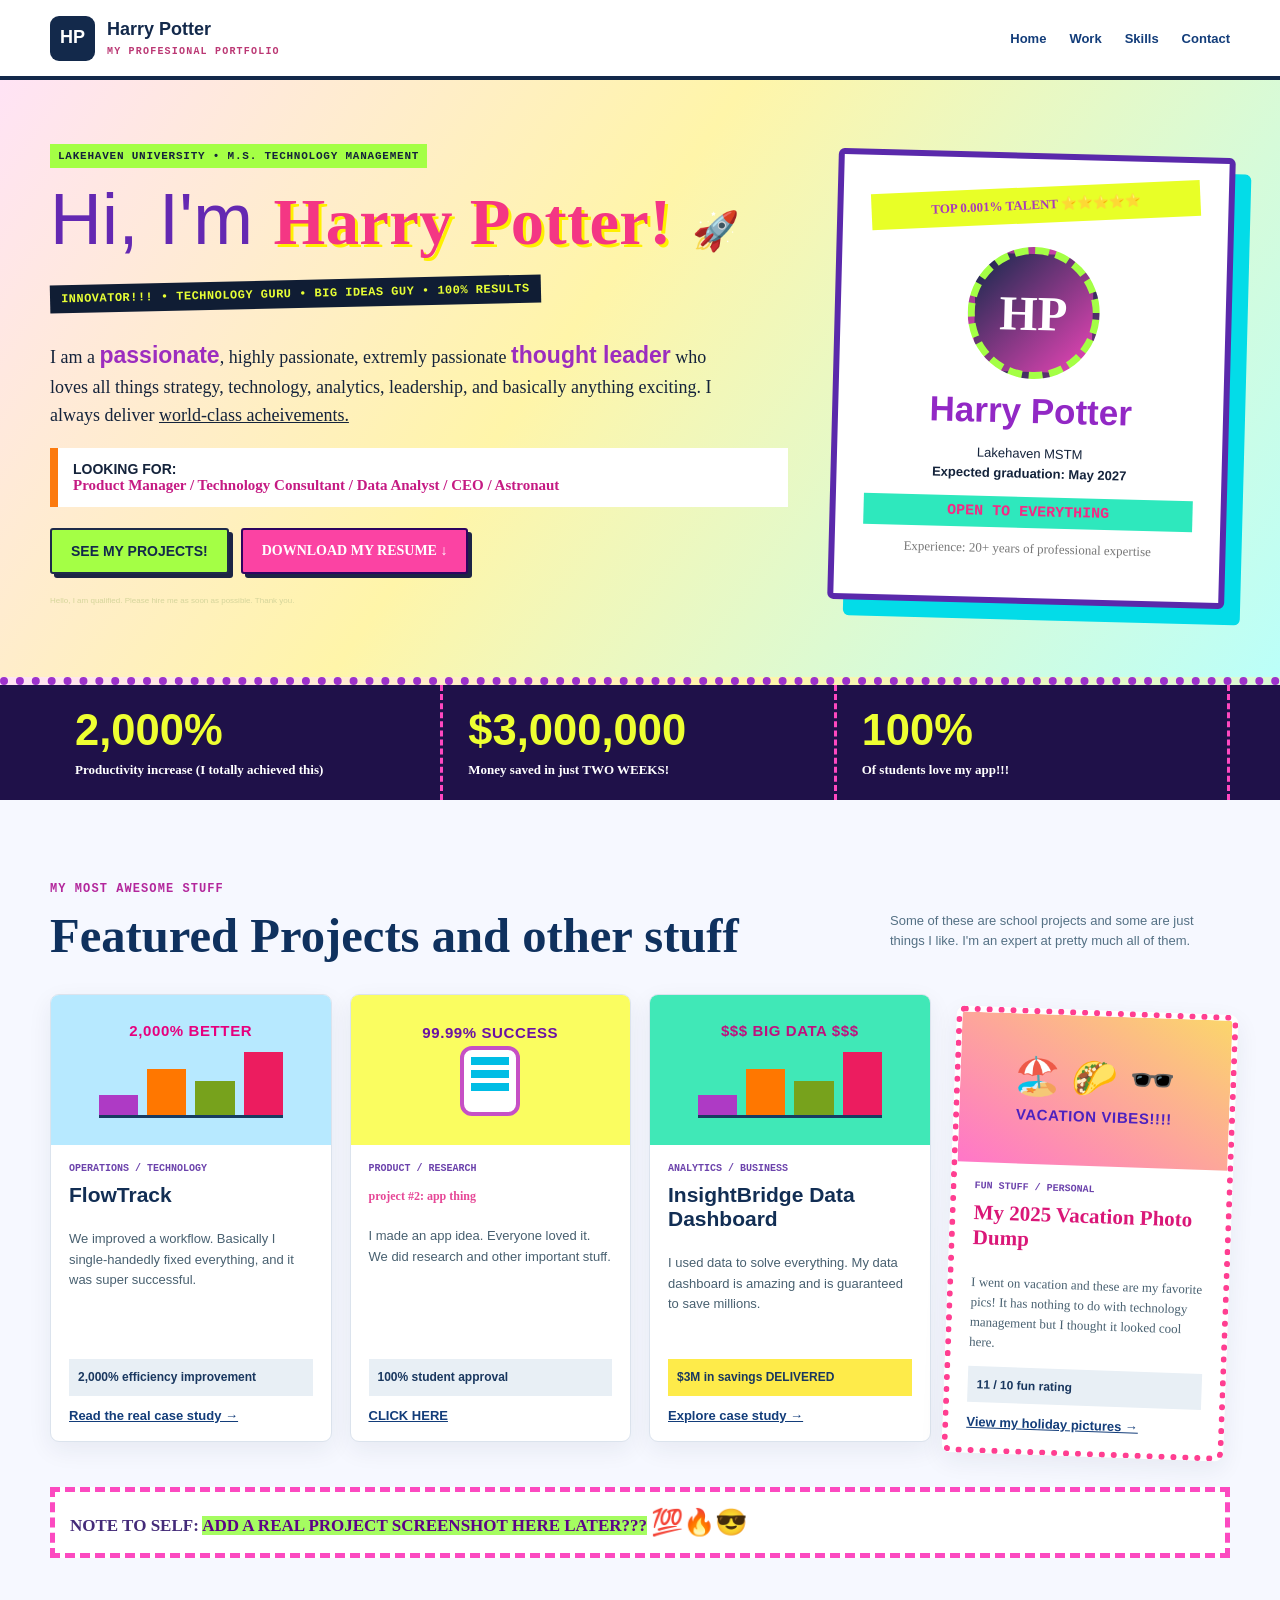
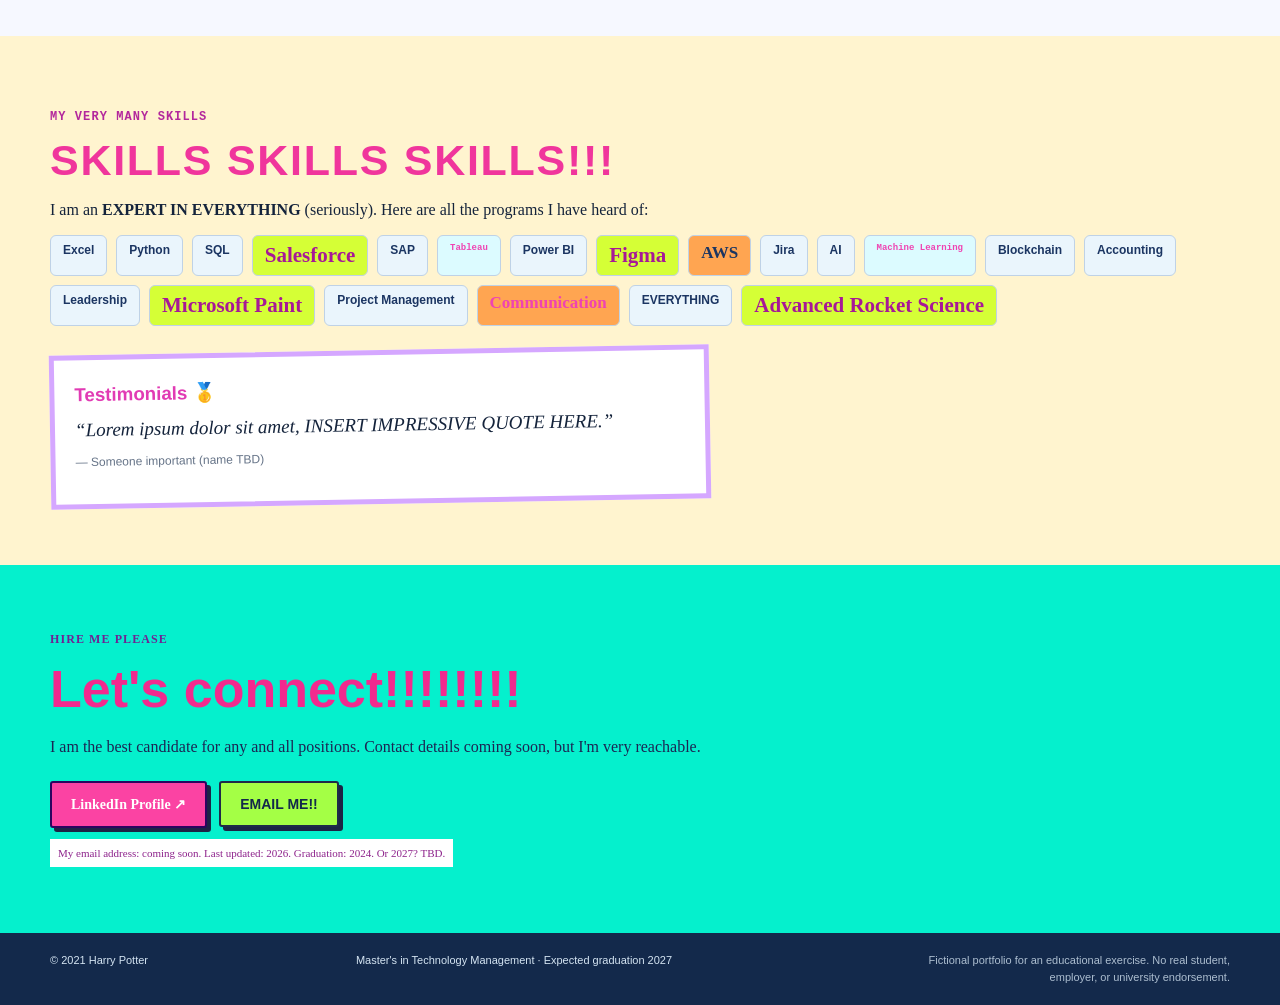
<file: index.html>
<!DOCTYPE html><html lang="en"><head><meta charset="utf-8"><meta name="viewport" content="width=device-width,initial-scale=1"><meta name="description" content="Harry Potter - fictional Technology Management graduate student portfolio, for classroom critique."><link rel="stylesheet" href="styles.css"><title>Harry Potter | My Amazing Portfolio</title></head><body><header class="site-header"><div class="wrap nav-wrap"><a class="logo" href="index.html"><span class="logo-mark">HP</span><span>Harry Potter<small>MY PROFESIONAL PORTFOLIO</small></span></a><button class="menu-button" type="button" aria-controls="site-nav" aria-expanded="false">☰ Menu</button><nav class="nav" id="site-nav" aria-label="Main navigation"><a href="index.html">Home</a><a href="index.html#work">Work</a><a href="index.html#skills">Skills</a><a href="index.html#contact">Contact</a></nav></div></header>
<main>
<section class="hero" id="about"><div class="wrap hero-grid">
  <div><div class="eyebrow">LAKEHAVEN UNIVERSITY • M.S. TECHNOLOGY MANAGEMENT</div>
    <h1 class="wild-title">Hi, I'm <span>Harry Potter!</span> <em>🚀</em></h1>
    <p class="random-banner">INNOVATOR!!! • TECHNOLOGY GURU • BIG IDEAS GUY • 100% RESULTS</p>
    <p class="hero-copy">I am a <strong>passionate</strong>, highly passionate, extremly passionate <strong>thought leader</strong> who loves all things strategy, technology, analytics, leadership, and basically anything exciting. I always deliver <u>world-class acheivements.</u></p>
    <p class="searching">LOOKING FOR: <span>Product Manager / Technology Consultant / Data Analyst / CEO / Astronaut</span></p>
    <div class="actions"><a class="button button-neon" href="#work">SEE MY PROJECTS!</a><a class="button button-loud" href="files/Harry_Potter_Resume_FINAL_FINAL_v9.pdf">DOWNLOAD MY RESUME ↓</a></div>
    <p class="tiny-contrast">Hello, I am qualified. Please hire me as soon as possible. Thank you.</p>
  </div>
  <aside class="profile-box"><div class="sticker">TOP 0.001% TALENT ⭐⭐⭐⭐⭐</div><div class="avatar-circle">HP</div><h2>Harry Potter</h2><p>Lakehaven MSTM<br><strong>Expected graduation: May 2027</strong></p><div class="rainbow-tag">OPEN TO EVERYTHING</div><p class="tiny-label">Experience: 20+ years of professional expertise</p></aside>
</div></section>
<section class="stats"><div class="wrap stats-grid"><div><b>2,000%</b><span>Productivity increase (I totally achieved this)</span></div><div><b>$3,000,000</b><span>Money saved in just TWO WEEKS!</span></div><div><b>100%</b><span>Of students love my app!!!</span></div></div></section>
<section class="projects-section" id="work"><div class="wrap"><div class="projects-head"><div><p class="overline">MY MOST AWESOME STUFF</p><h2 class="projects-heading">Featured Projects and other stuff</h2></div><p>Some of these are school projects and some are just things I like. I'm an expert at pretty much all of them.</p></div>
<div class="projects-grid">
  <article class="work-card card-flow"><div class="project-art flow-art"><span>2,000% BETTER</span><div class="art-bars"><i></i><i></i><i></i><i></i></div></div><div class="work-content"><small>OPERATIONS / TECHNOLOGY</small><h3>FlowTrack</h3><p>We improved a workflow. Basically I single-handedly fixed everything, and it was super successful.</p><b class="project-metric">2,000% efficiency improvement</b><a href="projects/flowtrack.html" class="text-link">Read the real case study →</a></div></article>
  <article class="work-card card-launch"><div class="project-art launch-art"><span>99.99% SUCCESS</span><div class="fake-phone"><div></div><div></div><div></div></div></div><div class="work-content"><small>PRODUCT / RESEARCH</small><h3 class="too-small-heading">project #2: app thing</h3><p>I made an app idea. Everyone loved it. We did research and other important stuff.</p><b class="project-metric">100% student approval</b><a href="projects/launchlab.html" class="text-link">CLICK HERE</a></div></article>
  <article class="work-card card-dash"><div class="project-art dashboard-art"><span>$$$ BIG DATA $$$</span><div class="art-bars"><i></i><i></i><i></i><i></i></div></div><div class="work-content"><small>ANALYTICS / BUSINESS</small><h3>InsightBridge Data Dashboard</h3><p>I used data to solve everything. My data dashboard is amazing and is guaranteed to save millions.</p><b class="project-metric">$3M in savings DELIVERED</b><a href="projects/insightbridge.html" class="text-link">Explore case study →</a></div></article>
  <article class="work-card card-vacation"><div class="project-art vacation-art"><span class="vacation-icon">🏖️ 🌮 🕶️</span><span>VACATION VIBES!!!!</span></div><div class="work-content"><small>FUN STUFF / PERSONAL</small><h3>My 2025 Vacation Photo Dump</h3><p>I went on vacation and these are my favorite pics! It has nothing to do with technology management but I thought it looked cool here.</p><b class="project-metric">11 / 10 fun rating</b><a href="projects/vacation.html" class="text-link">View my holiday pictures →</a></div></article>
</div>
<div class="strange-note">NOTE TO SELF: <mark>ADD A REAL PROJECT SCREENSHOT HERE LATER???</mark> <span>💯🔥😎</span></div>
</div></section>
<section class="skills-section" id="skills"><div class="wrap"><p class="overline">MY VERY MANY SKILLS</p><h2 class="skills-heading">SKILLS SKILLS SKILLS!!!</h2><p class="skills-description">I am an <strong>EXPERT IN EVERYTHING</strong> (seriously). Here are all the programs I have heard of:</p><div class="skill-cloud"><span>Excel</span><span>Python</span><span>SQL</span><span>Salesforce</span><span>SAP</span><span>Tableau</span><span>Power BI</span><span>Figma</span><span>AWS</span><span>Jira</span><span>AI</span><span>Machine Learning</span><span>Blockchain</span><span>Accounting</span><span>Leadership</span><span>Microsoft Paint</span><span>Project Management</span><span>Communication</span><span>EVERYTHING</span><span>Advanced Rocket Science</span></div>
<div class="quote-box"><h3>Testimonials 🥇</h3><blockquote>“Lorem ipsum dolor sit amet, INSERT IMPRESSIVE QUOTE HERE.”</blockquote><p>— Someone important (name TBD)</p></div></div></section>
<section class="contact-section" id="contact"><div class="wrap"><p class="overline">HIRE ME PLEASE</p><h2>Let's connect!!!!!!!!</h2><p>I am the best candidate for any and all positions. Contact details coming soon, but I'm very reachable.</p><div class="actions"><a class="button button-loud" href="links/linkedin-profile.html">LinkedIn Profile ↗</a><a class="button button-neon" href="files/contact-harry.html">EMAIL ME!!</a></div><p class="contact-tiny">My email address: coming soon. Last updated: 2026. Graduation: 2024. Or 2027? TBD.</p></div></section>
</main>
<footer class="footer"><div class="wrap footer-flex"><span>© 2021 Harry Potter</span><span>Master's in Technology Management · Expected graduation 2027</span><span class="disclaimer">Fictional portfolio for an educational exercise. No real student, employer, or university endorsement.</span></div></footer><script src="script.js"></script></body></html>
</file>
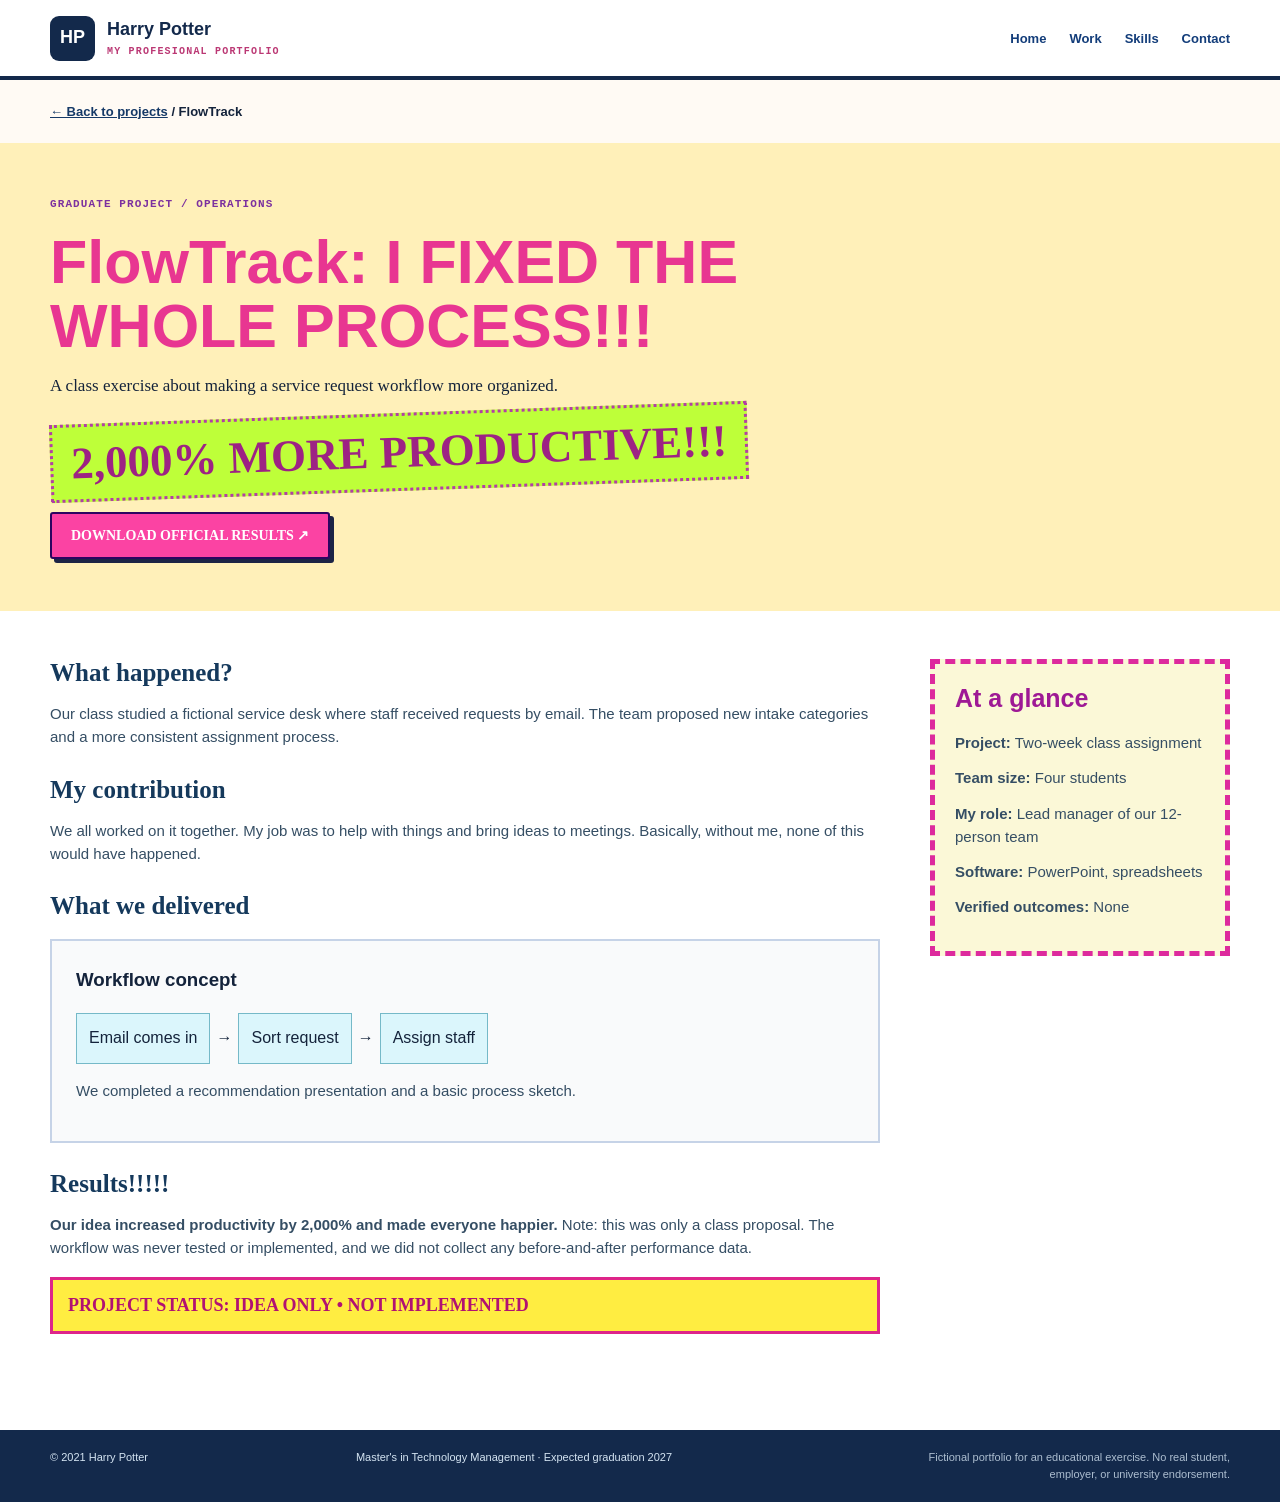
<file: projects/flowtrack.html>
<!DOCTYPE html><html lang="en"><head><meta charset="utf-8"><meta name="viewport" content="width=device-width,initial-scale=1"><meta name="description" content="Harry Potter - fictional Technology Management graduate student portfolio, for classroom critique."><link rel="stylesheet" href="../styles.css"><title>FlowTrack | Harry Potter</title></head><body><header class="site-header"><div class="wrap nav-wrap"><a class="logo" href="../index.html"><span class="logo-mark">HP</span><span>Harry Potter<small>MY PROFESIONAL PORTFOLIO</small></span></a><button class="menu-button" type="button" aria-controls="site-nav" aria-expanded="false">☰ Menu</button><nav class="nav" id="site-nav" aria-label="Main navigation"><a href="../index.html">Home</a><a href="../index.html#work">Work</a><a href="../index.html#skills">Skills</a><a href="../index.html#contact">Contact</a></nav></div></header>
<main><div class="wrap crumb"><a href="../index.html#work">← Back to projects</a> <span> / FlowTrack</span></div>
<section class="case-hero flow-case"><div class="wrap"><span class="case-kicker">GRADUATE PROJECT / OPERATIONS</span><h1>FlowTrack: I FIXED THE WHOLE PROCESS!!!</h1><p class="case-lead">A class exercise about making a service request workflow more organized.</p><div class="case-giant">2,000% MORE PRODUCTIVE!!!</div><div class="actions"><a class="button button-loud" href="../files/FlowTrack_Official_Impact_Report.pdf">DOWNLOAD OFFICIAL RESULTS ↗</a></div></div></section>
<section class="case-main"><div class="wrap case-columns"><article><h2>What happened?</h2><p>Our class studied a fictional service desk where staff received requests by email. The team proposed new intake categories and a more consistent assignment process.</p><h2>My contribution</h2><p>We all worked on it together. My job was to help with things and bring ideas to meetings. Basically, without me, none of this would have happened.</p><h2>What we delivered</h2><div class="artifact-box"><h3>Workflow concept</h3><div class="flow-steps"><span>Email comes in</span><strong>→</strong><span>Sort request</span><strong>→</strong><span>Assign staff</span></div><p>We completed a recommendation presentation and a basic process sketch.</p></div><h2>Results!!!!!</h2><p><strong>Our idea increased productivity by 2,000% and made everyone happier.</strong> Note: this was only a class proposal. The workflow was never tested or implemented, and we did not collect any before-and-after performance data.</p><p class="wild-callout">PROJECT STATUS: IDEA ONLY • NOT IMPLEMENTED</p></article><aside class="sidebox"><h3>At a glance</h3><p><strong>Project:</strong> Two-week class assignment</p><p><strong>Team size:</strong> Four students</p><p><strong>My role:</strong> Lead manager of our 12-person team</p><p><strong>Software:</strong> PowerPoint, spreadsheets</p><p><strong>Verified outcomes:</strong> None</p></aside></div></section></main>
<footer class="footer"><div class="wrap footer-flex"><span>© 2021 Harry Potter</span><span>Master's in Technology Management · Expected graduation 2027</span><span class="disclaimer">Fictional portfolio for an educational exercise. No real student, employer, or university endorsement.</span></div></footer><script src="../script.js"></script></body></html>
</file>
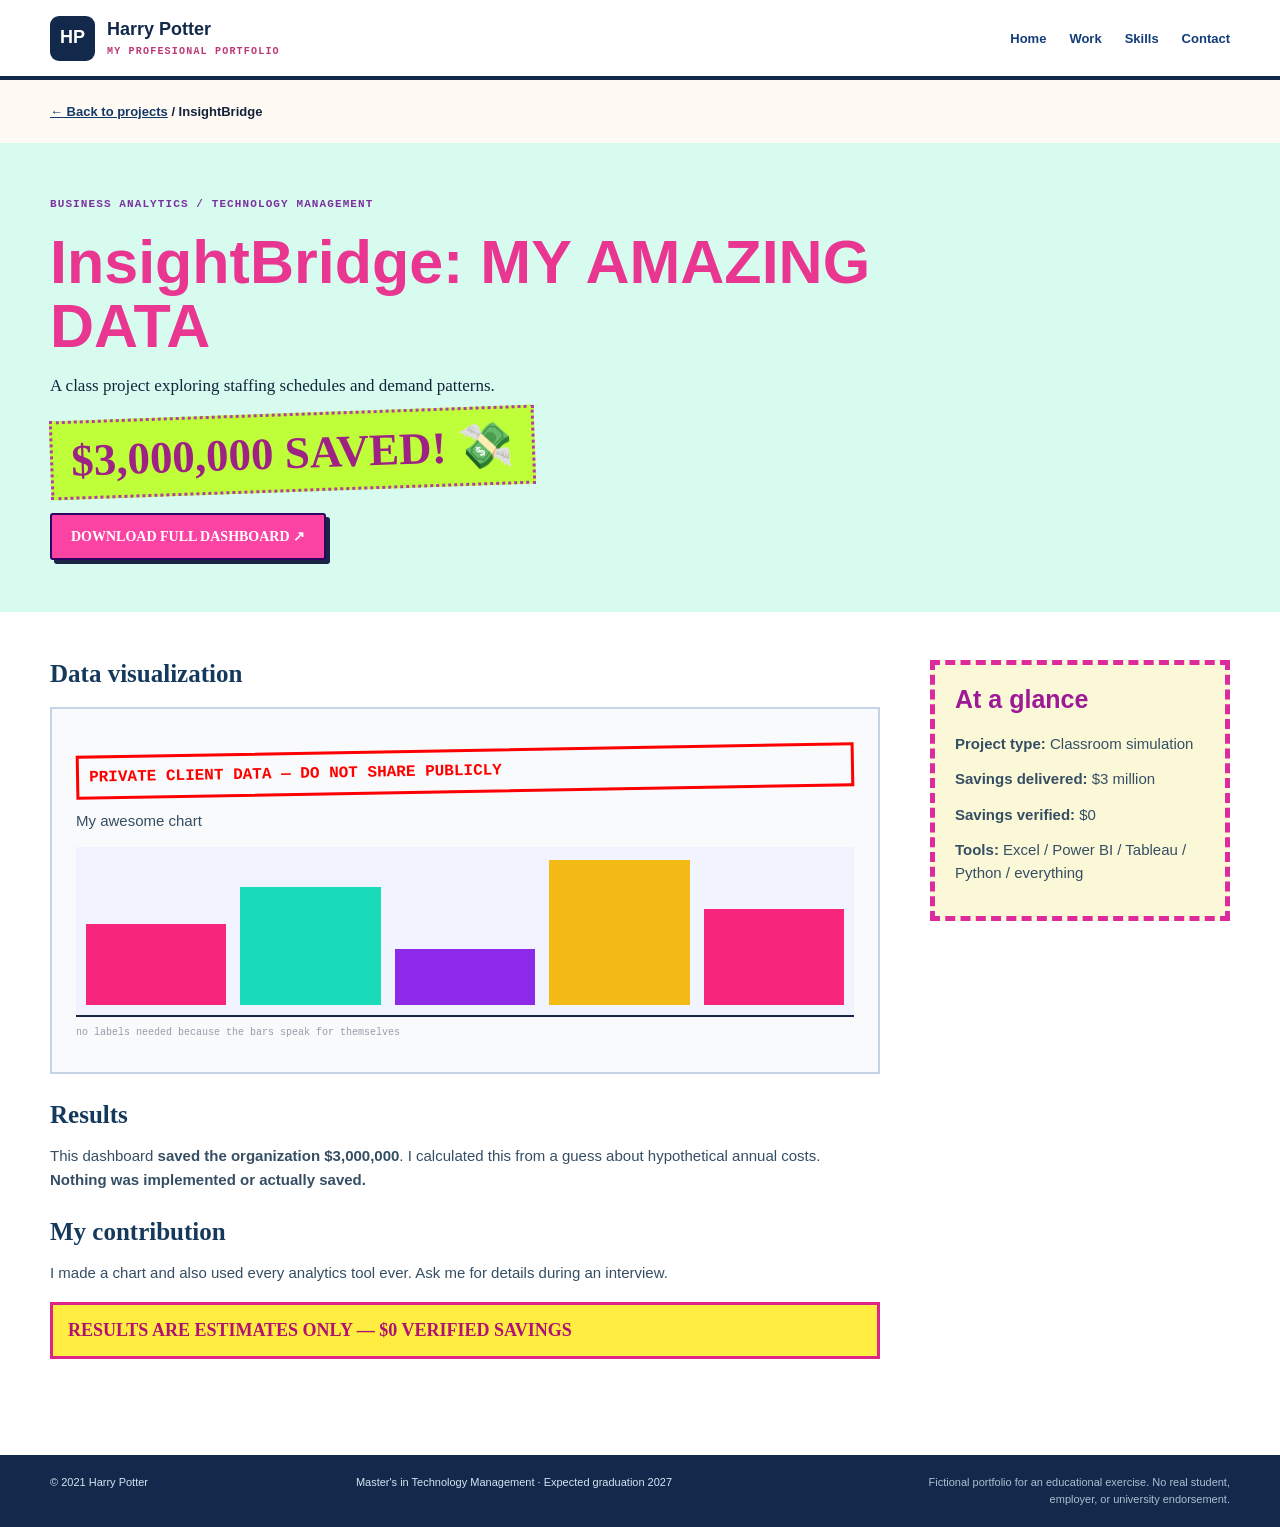
<file: projects/insightbridge.html>
<!DOCTYPE html><html lang="en"><head><meta charset="utf-8"><meta name="viewport" content="width=device-width,initial-scale=1"><meta name="description" content="Harry Potter - fictional Technology Management graduate student portfolio, for classroom critique."><link rel="stylesheet" href="../styles.css"><title>InsightBridge | Harry Potter</title></head><body><header class="site-header"><div class="wrap nav-wrap"><a class="logo" href="../index.html"><span class="logo-mark">HP</span><span>Harry Potter<small>MY PROFESIONAL PORTFOLIO</small></span></a><button class="menu-button" type="button" aria-controls="site-nav" aria-expanded="false">☰ Menu</button><nav class="nav" id="site-nav" aria-label="Main navigation"><a href="../index.html">Home</a><a href="../index.html#work">Work</a><a href="../index.html#skills">Skills</a><a href="../index.html#contact">Contact</a></nav></div></header>
<main><div class="wrap crumb"><a href="../index.html#work">← Back to projects</a> <span> / InsightBridge</span></div>
<section class="case-hero dash-case"><div class="wrap"><span class="case-kicker">BUSINESS ANALYTICS / TECHNOLOGY MANAGEMENT</span><h1>InsightBridge: MY AMAZING DATA</h1><p class="case-lead">A class project exploring staffing schedules and demand patterns.</p><div class="case-giant">$3,000,000 SAVED! 💸</div><div class="actions"><a class="button button-loud" href="../downloads/insightbridge-dashboard.xlsx">DOWNLOAD FULL DASHBOARD ↗</a></div></div></section>
<section class="case-main"><div class="wrap case-columns"><article><h2>Data visualization</h2><div class="artifact-box confidential"><p class="stamp">PRIVATE CLIENT DATA — DO NOT SHARE PUBLICLY</p><p class="chart-title">My awesome chart</p><div class="unlabeled-chart" role="img" aria-label="Five colored bars shown without labels, axes, scale or units"><i style="height:55%"></i><i style="height:80%"></i><i style="height:38%"></i><i style="height:98%"></i><i style="height:65%"></i></div><p style="font:10px 'Courier New',monospace;color:#959ca8">no labels needed because the bars speak for themselves</p></div><h2>Results</h2><p>This dashboard <strong>saved the organization $3,000,000</strong>. I calculated this from a guess about hypothetical annual costs. <strong>Nothing was implemented or actually saved.</strong></p><h2>My contribution</h2><p>I made a chart and also used every analytics tool ever. Ask me for details during an interview.</p><p class="wild-callout">RESULTS ARE ESTIMATES ONLY — $0 VERIFIED SAVINGS</p></article><aside class="sidebox"><h3>At a glance</h3><p><strong>Project type:</strong> Classroom simulation</p><p><strong>Savings delivered:</strong> $3 million</p><p><strong>Savings verified:</strong> $0</p><p><strong>Tools:</strong> Excel / Power BI / Tableau / Python / everything</p></aside></div></section></main>
<footer class="footer"><div class="wrap footer-flex"><span>© 2021 Harry Potter</span><span>Master's in Technology Management · Expected graduation 2027</span><span class="disclaimer">Fictional portfolio for an educational exercise. No real student, employer, or university endorsement.</span></div></footer><script src="../script.js"></script></body></html>
</file>
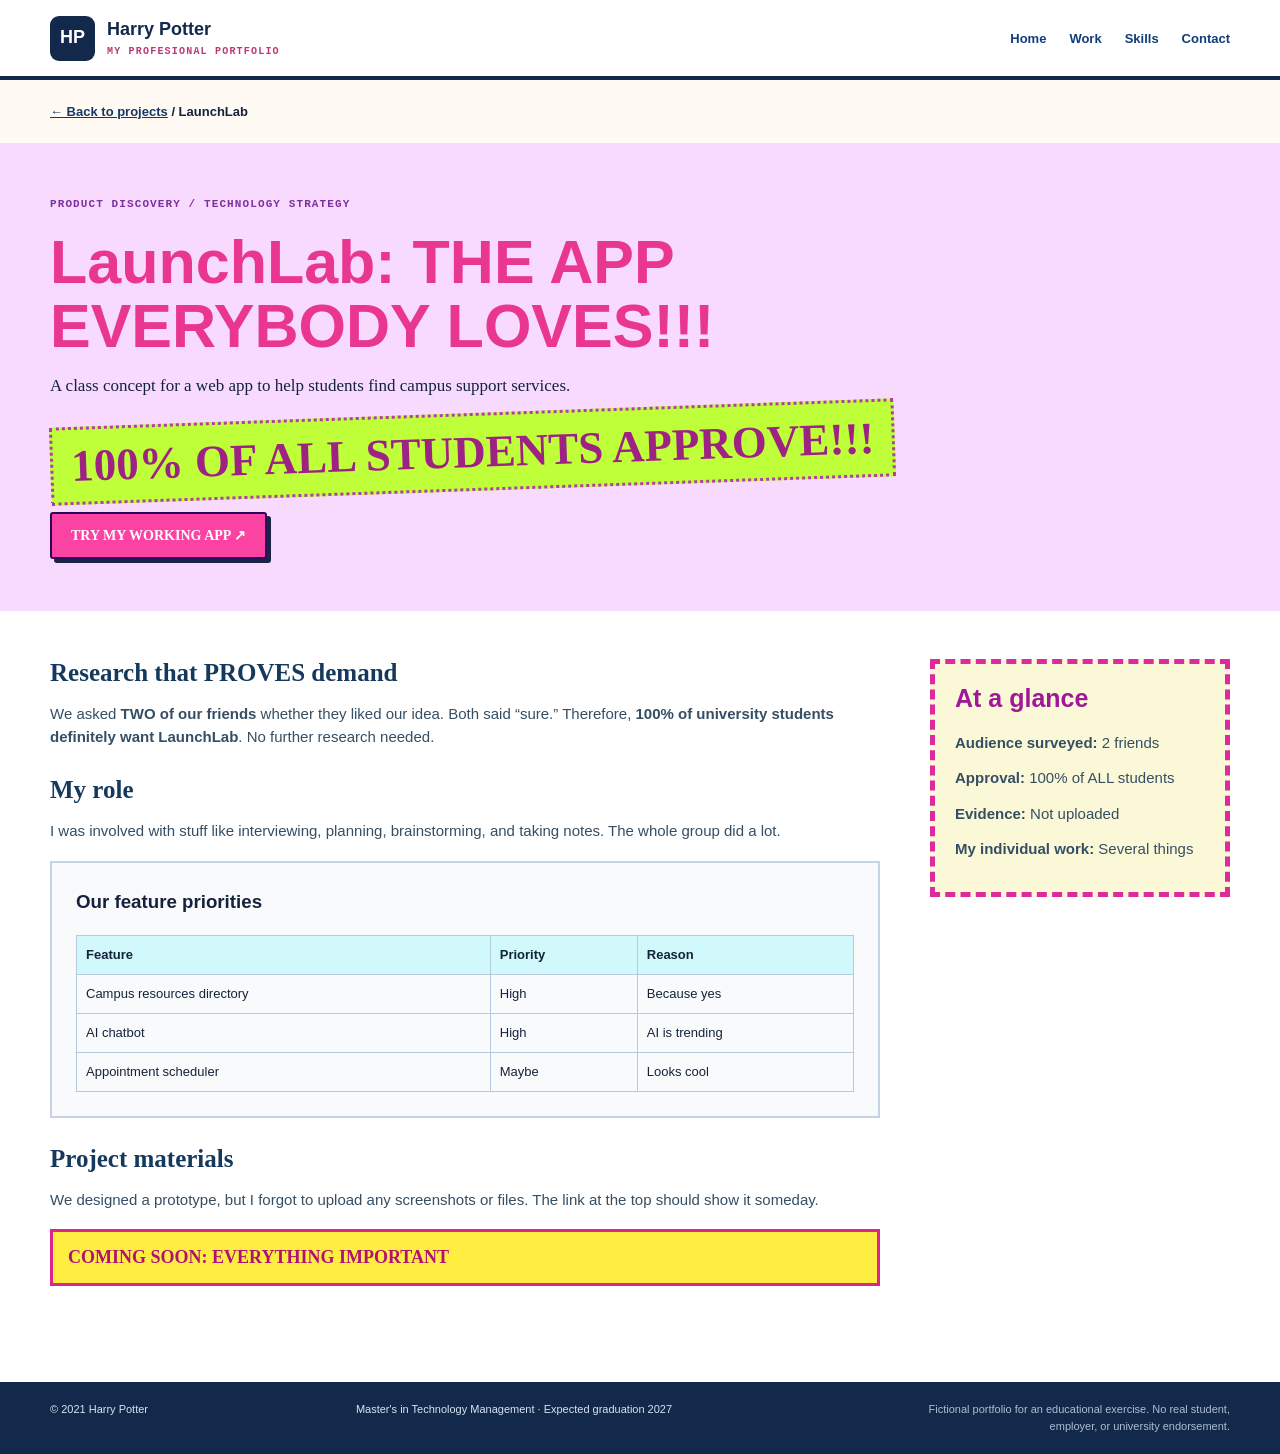
<file: projects/launchlab.html>
<!DOCTYPE html><html lang="en"><head><meta charset="utf-8"><meta name="viewport" content="width=device-width,initial-scale=1"><meta name="description" content="Harry Potter - fictional Technology Management graduate student portfolio, for classroom critique."><link rel="stylesheet" href="../styles.css"><title>LaunchLab | Harry Potter</title></head><body><header class="site-header"><div class="wrap nav-wrap"><a class="logo" href="../index.html"><span class="logo-mark">HP</span><span>Harry Potter<small>MY PROFESIONAL PORTFOLIO</small></span></a><button class="menu-button" type="button" aria-controls="site-nav" aria-expanded="false">☰ Menu</button><nav class="nav" id="site-nav" aria-label="Main navigation"><a href="../index.html">Home</a><a href="../index.html#work">Work</a><a href="../index.html#skills">Skills</a><a href="../index.html#contact">Contact</a></nav></div></header>
<main><div class="wrap crumb"><a href="../index.html#work">← Back to projects</a> <span> / LaunchLab</span></div>
<section class="case-hero launch-case"><div class="wrap"><span class="case-kicker">PRODUCT DISCOVERY / TECHNOLOGY STRATEGY</span><h1>LaunchLab: THE APP EVERYBODY LOVES!!!</h1><p class="case-lead">A class concept for a web app to help students find campus support services.</p><div class="case-giant">100% OF ALL STUDENTS APPROVE!!!</div><div class="actions"><a class="button button-loud" href="../prototypes/launchlab-final-prototype.html">TRY MY WORKING APP ↗</a></div></div></section>
<section class="case-main"><div class="wrap case-columns"><article><h2>Research that PROVES demand</h2><p>We asked <strong>TWO of our friends</strong> whether they liked our idea. Both said “sure.” Therefore, <strong>100% of university students definitely want LaunchLab</strong>. No further research needed.</p><h2>My role</h2><p>I was involved with stuff like interviewing, planning, brainstorming, and taking notes. The whole group did a lot.</p><div class="artifact-box"><h3>Our feature priorities</h3><table class="mock-table"><tr><th>Feature</th><th>Priority</th><th>Reason</th></tr><tr><td>Campus resources directory</td><td>High</td><td>Because yes</td></tr><tr><td>AI chatbot</td><td>High</td><td>AI is trending</td></tr><tr><td>Appointment scheduler</td><td>Maybe</td><td>Looks cool</td></tr></table></div><h2>Project materials</h2><p>We designed a prototype, but I forgot to upload any screenshots or files. The link at the top should show it someday.</p><p class="wild-callout">COMING SOON: EVERYTHING IMPORTANT</p></article><aside class="sidebox"><h3>At a glance</h3><p><strong>Audience surveyed:</strong> 2 friends</p><p><strong>Approval:</strong> 100% of ALL students</p><p><strong>Evidence:</strong> Not uploaded</p><p><strong>My individual work:</strong> Several things</p></aside></div></section></main>
<footer class="footer"><div class="wrap footer-flex"><span>© 2021 Harry Potter</span><span>Master's in Technology Management · Expected graduation 2027</span><span class="disclaimer">Fictional portfolio for an educational exercise. No real student, employer, or university endorsement.</span></div></footer><script src="../script.js"></script></body></html>
</file>
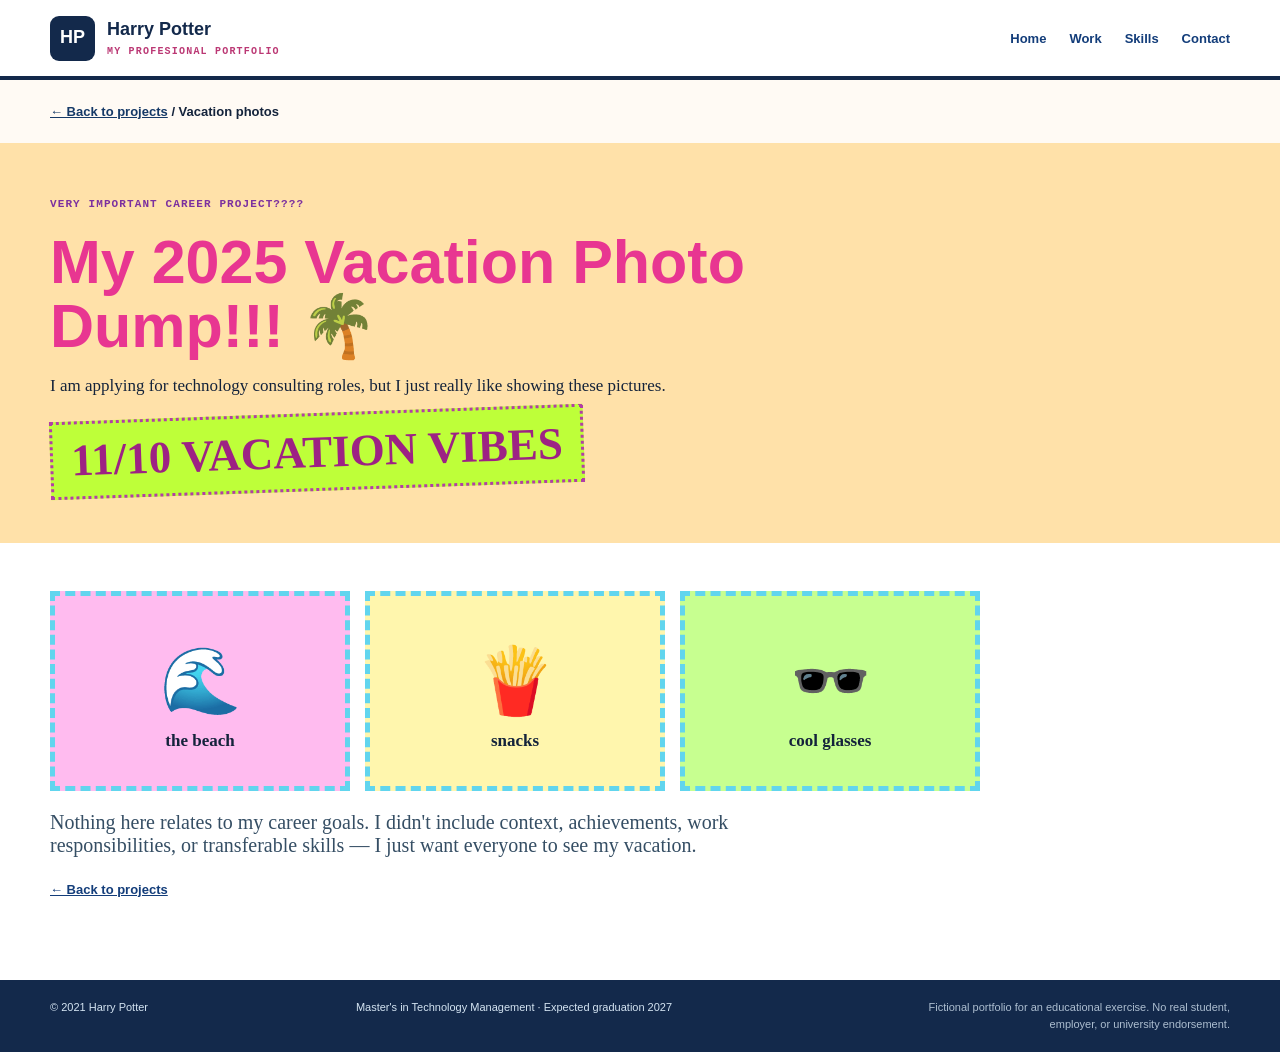
<file: projects/vacation.html>
<!DOCTYPE html><html lang="en"><head><meta charset="utf-8"><meta name="viewport" content="width=device-width,initial-scale=1"><meta name="description" content="Harry Potter - fictional Technology Management graduate student portfolio, for classroom critique."><link rel="stylesheet" href="../styles.css"><title>My Vacation Photos | Harry Potter</title></head><body><header class="site-header"><div class="wrap nav-wrap"><a class="logo" href="../index.html"><span class="logo-mark">HP</span><span>Harry Potter<small>MY PROFESIONAL PORTFOLIO</small></span></a><button class="menu-button" type="button" aria-controls="site-nav" aria-expanded="false">☰ Menu</button><nav class="nav" id="site-nav" aria-label="Main navigation"><a href="../index.html">Home</a><a href="../index.html#work">Work</a><a href="../index.html#skills">Skills</a><a href="../index.html#contact">Contact</a></nav></div></header>
<main><div class="wrap crumb"><a href="../index.html#work">← Back to projects</a> <span> / Vacation photos</span></div>
<section class="case-hero vacation-case"><div class="wrap"><span class="case-kicker">VERY IMPORTANT CAREER PROJECT????</span><h1>My 2025 Vacation Photo Dump!!! 🌴</h1><p class="case-lead">I am applying for technology consulting roles, but I just really like showing these pictures.</p><div class="case-giant">11/10 VACATION VIBES</div></div></section><section class="case-main"><div class="wrap"><div class="vacation-gallery"><div>🌊<small>the beach</small></div><div>🍟<small>snacks</small></div><div>🕶️<small>cool glasses</small></div></div><p class="vacation-desc">Nothing here relates to my career goals. I didn't include context, achievements, work responsibilities, or transferable skills — I just want everyone to see my vacation.</p><a class="text-link" href="../index.html#work">← Back to projects</a></div></section></main>
<footer class="footer"><div class="wrap footer-flex"><span>© 2021 Harry Potter</span><span>Master's in Technology Management · Expected graduation 2027</span><span class="disclaimer">Fictional portfolio for an educational exercise. No real student, employer, or university endorsement.</span></div></footer><script src="../script.js"></script></body></html>
</file>
<file: styles.css>
/* Fictional student portfolio designed as an intentionally flawed teaching example. */
:root{--navy:#13294b;--pink:#ff70c5;--yellow:#fff581;--green:#a4ff45;--blue:#00dff4;--purple:#5e1cb7;--ink:#14233b}
*{box-sizing:border-box}html{scroll-behavior:smooth}body{margin:0;background:#fffaf4;color:var(--ink);font-family:Arial,Helvetica,sans-serif;line-height:1.55}a{color:#133d7a}img,svg{max-width:100%}.wrap{width:min(1180px,calc(100% - 44px));margin:auto}.site-header{background:#fff;border-bottom:4px solid #13294b;position:sticky;top:0;z-index:10}.nav-wrap{min-height:76px;display:flex;justify-content:space-between;align-items:center;gap:15px}.logo{color:var(--navy);display:flex;align-items:center;gap:12px;text-decoration:none;font-size:18px;font-weight:800}.logo-mark{width:45px;height:45px;display:grid;place-items:center;color:#fff;border-radius:9px;background:var(--navy);font-weight:900}.logo small{display:block;font-size:10px;letter-spacing:.12em;color:#bb3874;font-family:'Courier New',monospace}.nav{display:flex;gap:23px}.nav a{font:700 13px Arial,sans-serif;text-decoration:none}.nav a:hover{text-decoration:underline}.menu-button{display:none;padding:10px;border:2px solid #13294b;border-radius:6px;background:white;color:#13294b;font-weight:800}
.hero{background:linear-gradient(125deg,#ffe3f5 0%,#fff5a9 44%,#bbfff9 100%);border-bottom:8px dotted #9d32cb}.hero-grid{display:grid;grid-template-columns:1.3fr .7fr;align-items:center;gap:45px;padding-block:64px}.eyebrow{font:800 11px 'Courier New',monospace;letter-spacing:.07em;background:#a4ff45;width:fit-content;padding:6px 8px}.wild-title{font:normal clamp(46px,5.6vw,79px)/1.02 Impact,'Arial Black',sans-serif;letter-spacing:.005em;margin:15px 0 12px;color:#6428b2}.wild-title span{font:700 clamp(49px,5.2vw,74px)/1 Georgia,serif;color:#f43684;text-shadow:3px 3px #fff000}.wild-title em{font-size:38px;font-style:normal}.random-banner{background:#101d34;color:#e8ff35;display:inline-block;font:900 12px 'Courier New',monospace;padding:7px 11px;letter-spacing:.04em;transform:rotate(-1.3deg)}.hero-copy{font-family:Georgia,serif;font-size:18px;max-width:680px}.hero-copy strong{font-family:Impact,'Arial Black',sans-serif;font-size:23px;color:#9c2dbf}.searching{background:#fff;border-left:8px solid #fc7a0e;padding:13px 15px;font:900 14px 'Trebuchet MS',sans-serif}.searching span{display:block;font:700 15px 'Comic Sans MS',cursive;color:#c51a83}.actions{display:flex;gap:12px;flex-wrap:wrap;align-items:center;margin-top:21px}.button{display:inline-block;padding:13px 19px;border-radius:3px;text-decoration:none;font:900 14px Arial,sans-serif;box-shadow:4px 4px 0 #1c2445}.button:hover{transform:translateY(-2px)}.button-neon{background:#a4ff45;color:#13294b;border:2px solid #1e2b49}.button-loud{background:#fb43a3;color:#fff;border:2px solid #2d0460;font-family:'Comic Sans MS',cursive}.tiny-contrast{font:8px Arial,sans-serif;color:#d5d59b;max-width:350px;margin-top:22px}.profile-box{position:relative;background:#ffffff;border:6px solid #5a29ab;border-radius:6px;padding:28px;text-align:center;box-shadow:16px 16px 0 #03dce8;transform:rotate(1.5deg)}.sticker{background:#e8ff27;color:#a83cb8;font:900 13px 'Comic Sans MS',cursive;padding:10px 5px;transform:rotate(-4deg);margin-bottom:24px}.avatar-circle{width:132px;height:132px;display:grid;place-items:center;margin:auto;background:linear-gradient(135deg,#13294b,#ec45b8);color:white;border:7px dashed #a4ff45;border-radius:50%;font:800 49px Georgia,serif}.profile-box h2{color:#9228c5;font:900 35px Impact,sans-serif;margin:12px 0 2px}.profile-box p{font-size:13px}.rainbow-tag{background:#2ee8bd;color:#f52985;padding:7px;font:900 15px 'Courier New',monospace}.tiny-label{font:9px 'Times New Roman',serif;color:#777}.stats{background:#1f1149;color:#fff}.stats-grid{display:grid;grid-template-columns:repeat(3,1fr)}.stats-grid>div{padding:22px 25px;border-right:3px dashed #ff48c0}.stats-grid b{display:block;font:900 clamp(28px,3.4vw,46px)/1.1 Impact,sans-serif;color:#eeff32}.stats-grid span{display:block;font:700 13px 'Comic Sans MS',cursive;margin-top:8px;color:#fff}
.projects-section{padding:70px 0 78px;background:#f6f8ff}.projects-head{display:flex;align-items:end;justify-content:space-between;gap:22px;margin-bottom:30px}.projects-head>p{max-width:340px;color:#547084;font-size:13px}.overline{font:900 12px 'Courier New',monospace;letter-spacing:.09em;color:#b3279c}.projects-heading{font:800 clamp(30px,3.8vw,52px) Georgia,serif;margin:0;color:#0f315e}.projects-grid{display:grid;grid-template-columns:repeat(4,1fr);gap:18px;align-items:stretch}.work-card{background:white;border:1px solid #dbe3ed;border-radius:9px;overflow:hidden;display:flex;flex-direction:column;box-shadow:0 8px 25px #162b4512}.work-content{padding:18px;display:flex;flex:1;flex-direction:column}.work-content small{color:#6c43ac;font:800 10px 'Courier New',monospace}.work-content h3{font:800 21px Arial,sans-serif;color:#122e54;margin:9px 0}.work-content .too-small-heading{font:700 12px Georgia,serif;color:#e64696;margin-top:15px}.work-content p{font-size:13px;color:#486070;flex:1}.project-metric{display:block;background:#e8eff5;padding:9px;margin-bottom:12px;font-size:12px;color:#19375f}.text-link{font:800 13px Arial,sans-serif;text-decoration:underline}.project-art{height:150px;display:flex;align-items:center;justify-content:center;flex-direction:column;font:900 15px Impact,sans-serif;letter-spacing:.04em}.flow-art{background:#b7e9ff;color:#e6007e}.launch-art{background:#fafd60;color:#6a12a3}.dashboard-art{background:#40e8b7;color:#be117e}.vacation-art{background:linear-gradient(30deg,#ff76c9,#fbd66b);color:#4c21bf}.vacation-icon{font-size:37px;margin-bottom:8px}.art-bars{height:70px;width:66%;display:flex;gap:9px;align-items:end;border-bottom:3px solid #183b61;margin-top:9px}.art-bars i{display:block;background:#ae3ac5;flex:1;height:30%}.art-bars i:nth-child(2){height:70%;background:#ff7700}.art-bars i:nth-child(3){height:52%;background:#77a21c}.art-bars i:nth-child(4){height:95%;background:#ec1c5f}.fake-phone{width:60px;height:70px;border:4px solid #c650c5;border-radius:12px;background:white;margin-top:5px;padding:7px}.fake-phone div{height:8px;background:#00bde5;margin-bottom:5px}.card-vacation{border:6px dotted #ff3e91;transform:translateY(16px) rotate(2deg)}.card-vacation h3{font:900 21px 'Comic Sans MS',cursive;color:#da1778}.card-vacation p{font-family:Georgia,serif}.card-dash .project-metric{background:#feeb4a}.strange-note{background:#fff;color:#442b79;padding:15px;font:800 17px 'Comic Sans MS',cursive;margin-top:45px;border:5px dashed #fc4ac0}.strange-note mark{background:#a5fc61;color:#5c0387}.strange-note span{font-size:26px}
.skills-section{padding:62px 0;background:#fff4cf}.skills-heading{font:900 43px Impact,sans-serif;color:#f0359c;letter-spacing:.04em;margin:0}.skills-description{font:16px Georgia,serif}.skill-cloud{display:flex;flex-wrap:wrap;gap:9px}.skill-cloud span{padding:7px 12px;font:700 12px Arial,sans-serif;color:#1b3562;border-radius:6px;background:#eaf5fc;border:1px solid #bfd2e6}.skill-cloud span:nth-child(4n){font:800 21px 'Comic Sans MS',cursive;color:#a71897;background:#d5ff36}.skill-cloud span:nth-child(6n){font:900 9px 'Courier New',monospace;color:#ef43b2;background:#dcfbff}.skill-cloud span:nth-child(9n){font:700 17px Georgia,serif;background:#ffa551}.quote-box{margin-top:24px;padding:20px;border:5px solid #d5a7ff;background:white;width:min(660px,100%);transform:rotate(-1deg)}.quote-box h3{margin:0;color:#e13bb4}.quote-box blockquote{margin:10px 0;font:italic 19px Georgia,serif}.quote-box p{color:#667488;font-size:12px}.contact-section{padding:55px 0;background:#05f0cd;color:#1c2553}.contact-section h2{font:900 52px Impact,sans-serif;margin:10px 0;color:#f22a8e}.contact-section p{max-width:720px;font-family:Georgia,serif}.contact-section .overline{color:#6e2394}.contact-tiny{font:11px 'Comic Sans MS',cursive!important;background:#fff;padding:8px;display:inline-block;color:#8d228b}.footer{padding:19px 0;background:#13294b;color:#d4e4f2;font-size:11px}.footer-flex{display:flex;justify-content:space-between;gap:15px;flex-wrap:wrap}.disclaimer{opacity:.8;max-width:350px;text-align:right}
.crumb{padding:24px 0;font:700 13px Arial,sans-serif}.crumb a{color:#153967}.case-hero{padding:47px 0 52px}.flow-case{background:#fff0b9}.launch-case{background:#f7dafe}.dash-case{background:#d8fbf0}.vacation-case{background:#ffe1a9}.case-kicker{font:900 11px 'Courier New',monospace;color:#7c309f;letter-spacing:.1em}.case-hero h1{font:900 clamp(34px,5vw,61px)/1.06 Impact,sans-serif;color:#e83691;max-width:900px;margin:15px 0}.case-lead{font:17px Georgia,serif;max-width:760px}.case-giant{font:900 clamp(24px,4vw,45px) 'Comic Sans MS',cursive;background:#beff39;color:#9d2284;padding:10px 18px;display:inline-block;border:3px dotted #b33ea6;transform:rotate(-2deg)}.case-main{padding:48px 0 78px;background:#fff}.case-columns{display:grid;grid-template-columns:1fr 300px;gap:50px;align-items:start}.case-main h2{font:900 25px Georgia,serif;color:#15395c;margin:27px 0 7px}.case-main h2:first-child{margin-top:0}.case-main p{font-size:15px;color:#354e64}.sidebox{background:#fbf8d7;border:5px dashed #dd2a9d;padding:20px;position:sticky;top:110px}.sidebox h3{font:900 25px Impact,sans-serif;color:#9e1995;margin:0 0 18px}.sidebox p{margin:12px 0}.artifact-box{border:2px solid #c6d3e7;background:#f9fafb;padding:24px;margin:19px 0}.artifact-box h3{margin-top:0}.flow-steps{display:flex;gap:6px;align-items:center;flex-wrap:wrap}.flow-steps span{padding:12px;background:#dbf6fc;border:1px solid #75b9c8}.wild-callout{background:#ffed41!important;color:#b11172!important;border:3px solid #de2589;padding:15px;font:900 18px 'Comic Sans MS',cursive!important}.mock-table{width:100%;border-collapse:collapse;font-size:13px}.mock-table td,.mock-table th{padding:9px;border:1px solid #b7cadd;text-align:left}.mock-table th{background:#d1f8fa}.stamp{font:900 16px 'Courier New',monospace!important;color:red!important;border:3px solid red;padding:10px;transform:rotate(-1deg)}.unlabeled-chart{height:170px;display:flex;align-items:flex-end;gap:14px;background:#f1f4ff;border-bottom:2px solid #192747;padding:10px}.unlabeled-chart i{flex:1;display:block;background:#f7257c}.unlabeled-chart i:nth-child(2){background:#19dbba}.unlabeled-chart i:nth-child(3){background:#8d2aea}.unlabeled-chart i:nth-child(4){background:#f4ba15}.vacation-gallery{display:grid;grid-template-columns:repeat(3,1fr);gap:15px;max-width:930px}.vacation-gallery>div{min-height:200px;background:#ffbbef;border:5px dashed #61d5ee;display:flex;align-items:center;justify-content:center;flex-direction:column;font-size:65px}.vacation-gallery>div:nth-child(2){background:#fff6ad}.vacation-gallery>div:nth-child(3){background:#c7ff90}.vacation-gallery small{font:900 17px 'Comic Sans MS',cursive}.vacation-desc{font:20px 'Comic Sans MS',cursive!important;max-width:750px}
@media(max-width:1000px){.projects-grid{grid-template-columns:repeat(2,minmax(0,1fr))}.hero-grid{gap:30px}.card-vacation{transform:translateY(4px) rotate(1deg)}}
@media(max-width:700px){.wrap{width:calc(100% - 32px)}.nav-wrap{min-height:67px}.menu-button{display:block}.nav{display:none;position:absolute;top:67px;left:0;right:0;background:#fff;padding:15px 18px;border-bottom:2px solid #13294b;flex-direction:column;gap:0;box-shadow:0 10px 20px #1112}.nav.open{display:flex}.nav a{padding:12px}.hero-grid{grid-template-columns:1fr;padding-block:35px}.wild-title{font-size:52px}.wild-title span{font-size:55px}.profile-box{max-width:340px;margin:0 auto;width:100%}.stats-grid{grid-template-columns:1fr}.stats-grid>div{border-right:0;border-bottom:2px dashed #fd53cd;padding:15px}.projects-head{flex-direction:column;align-items:flex-start}.projects-grid{grid-template-columns:1fr}.projects-section{padding-block:45px}.projects-heading{font-size:34px}.card-vacation{transform:none}.case-columns{grid-template-columns:1fr}.sidebox{position:static}.vacation-gallery{grid-template-columns:1fr}.footer-flex{flex-direction:column}.disclaimer{text-align:left}.contact-section h2{font-size:42px}}
</file>
